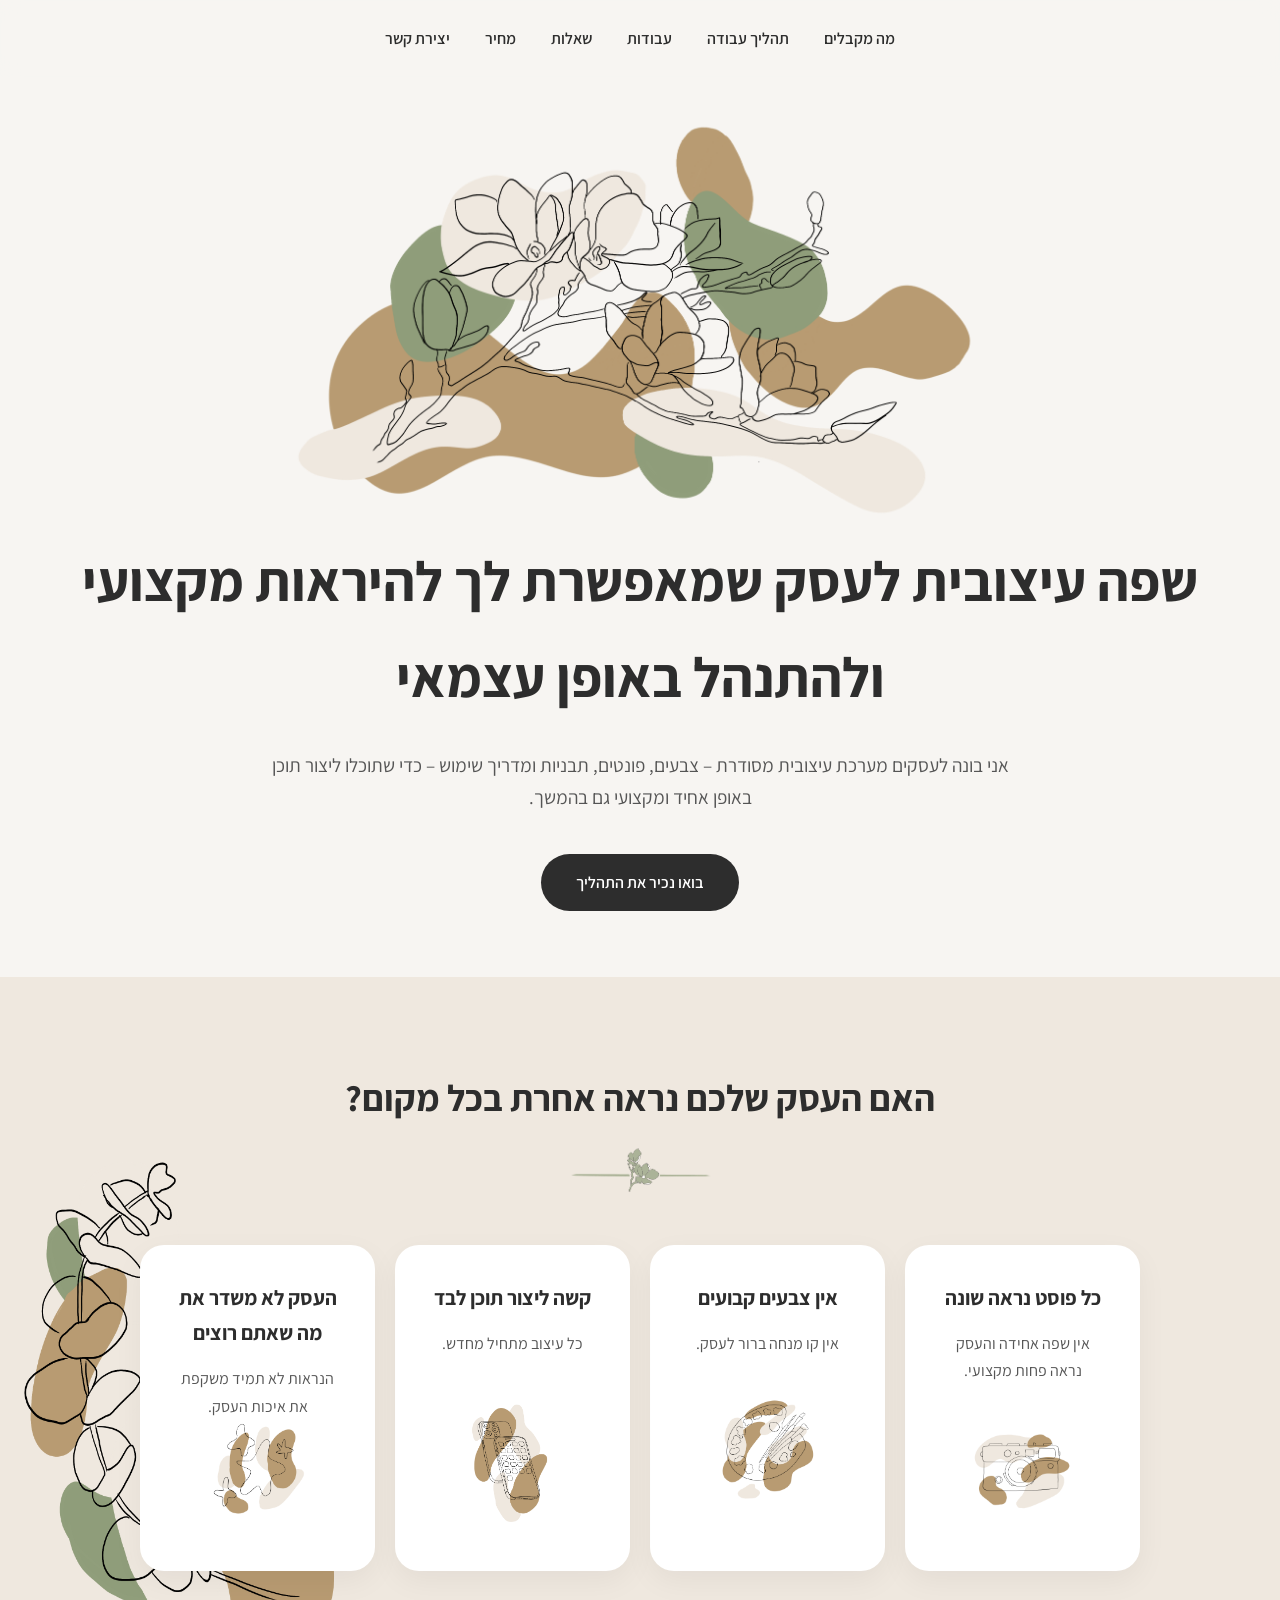
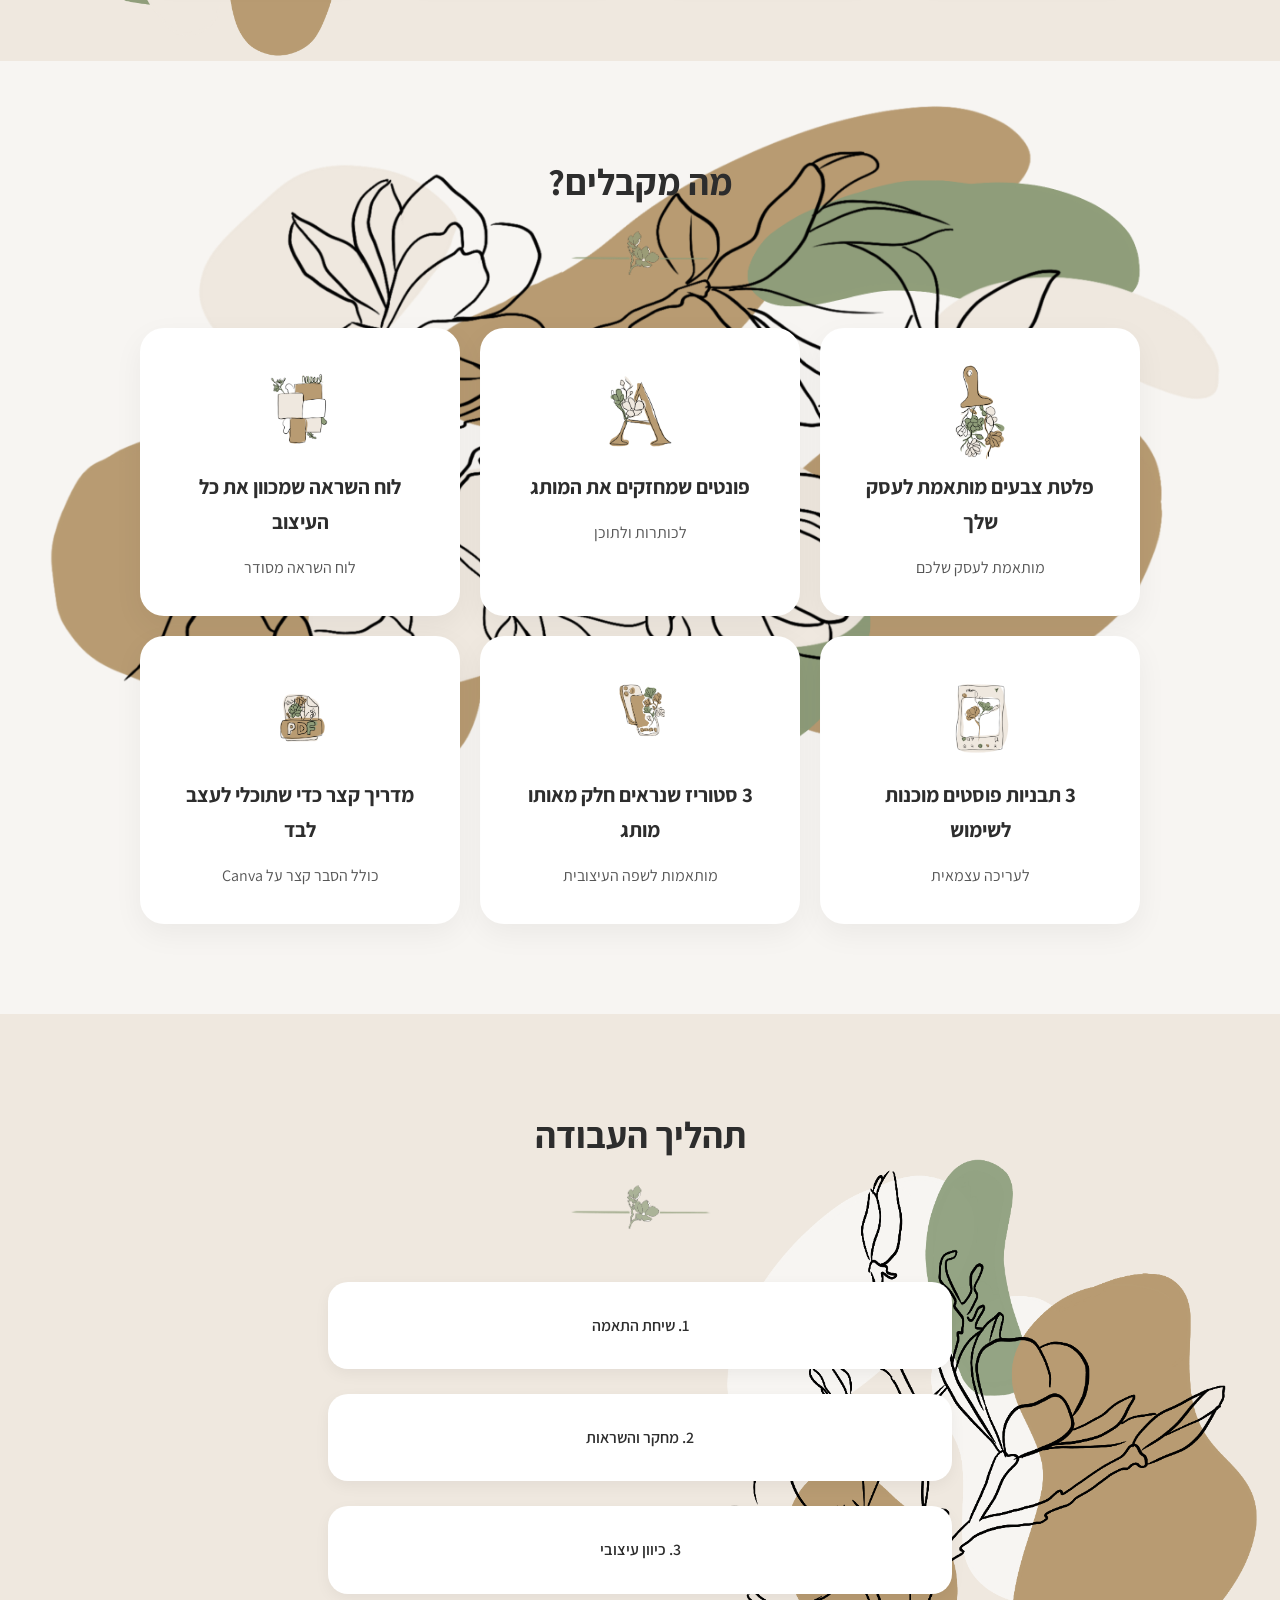
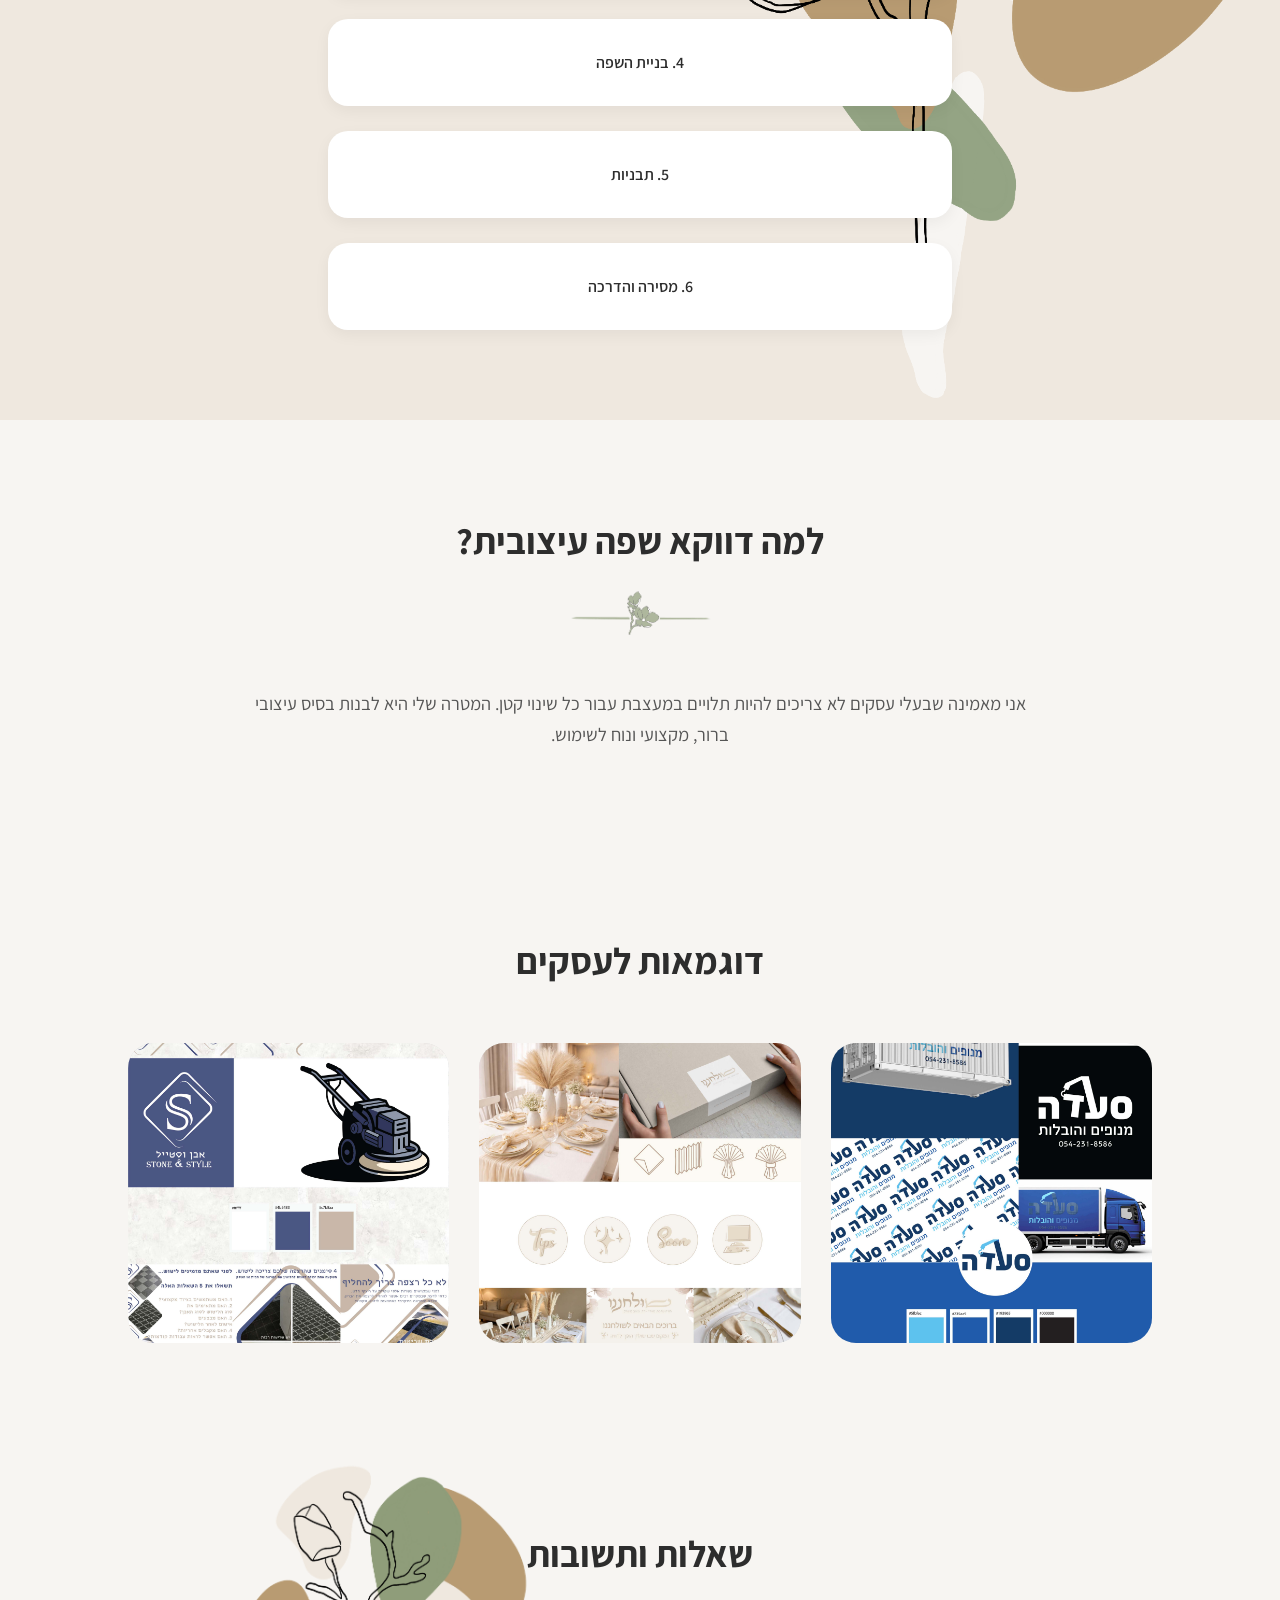
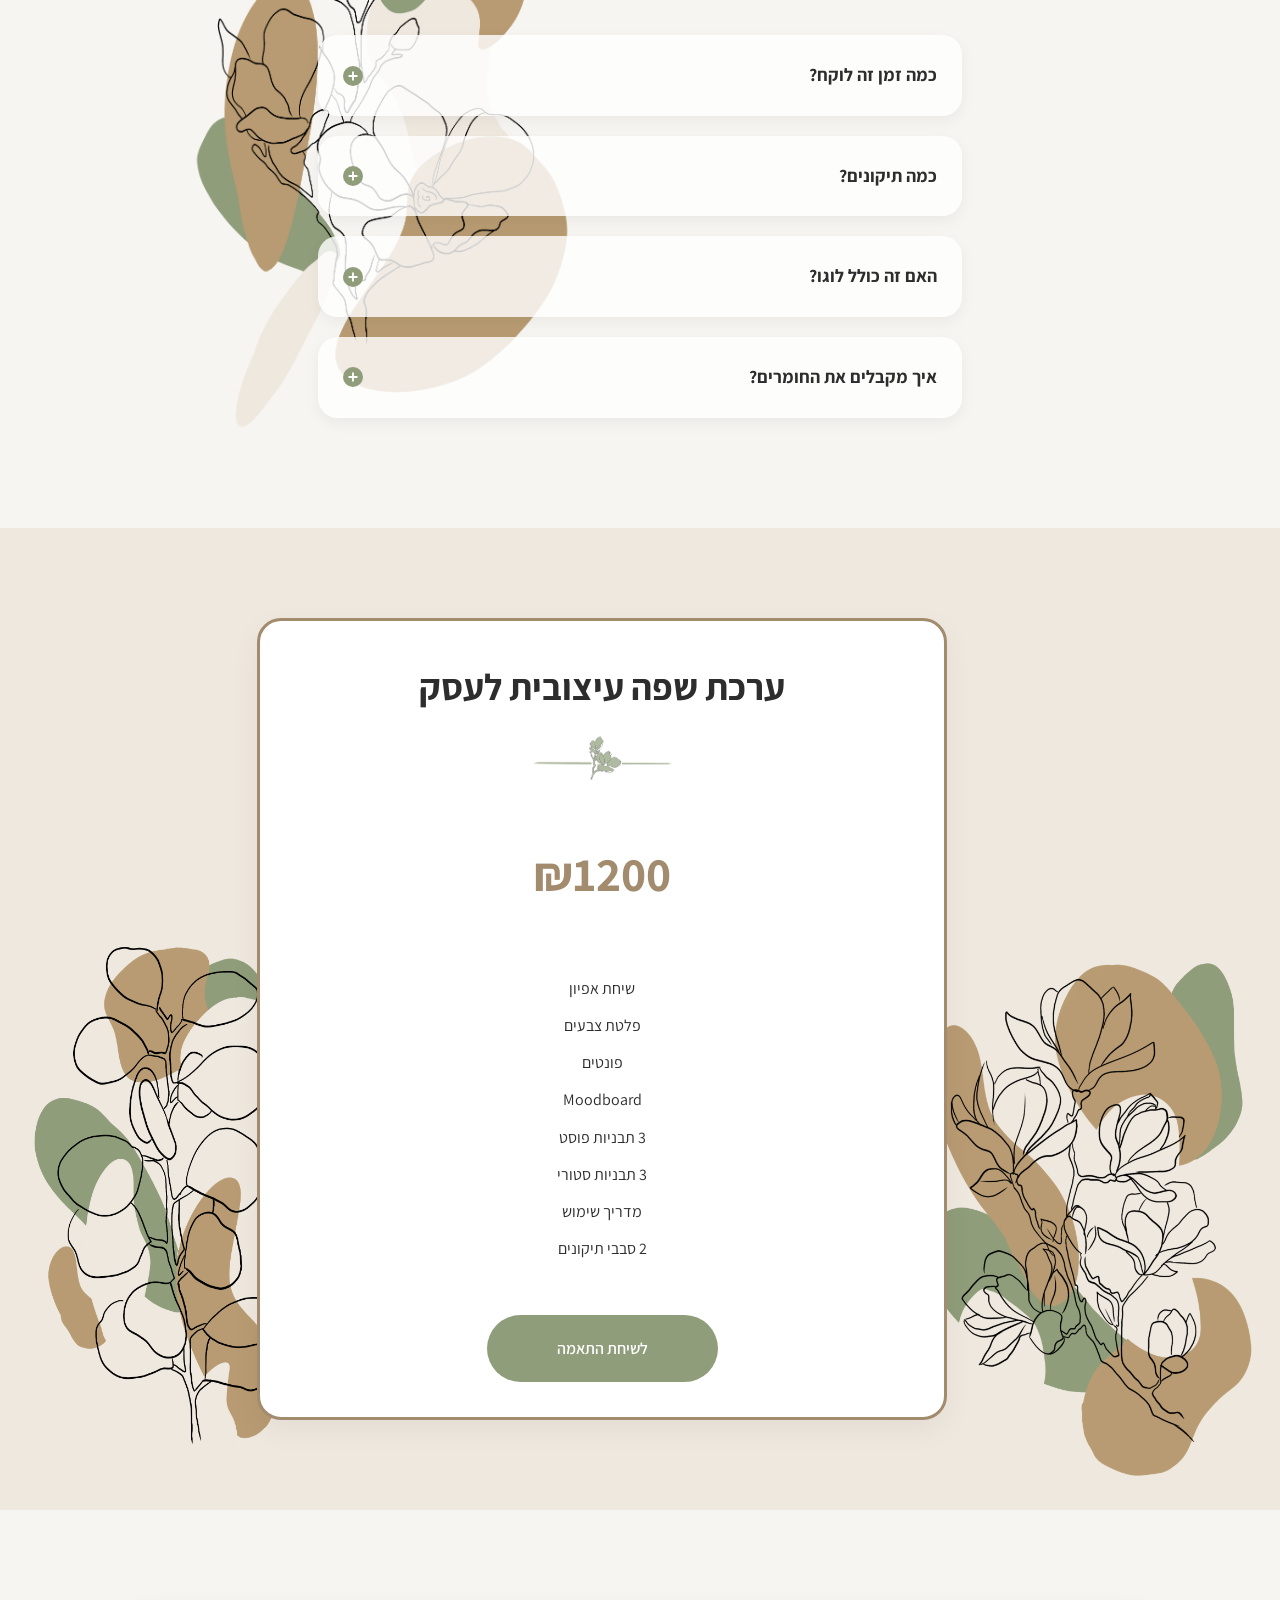
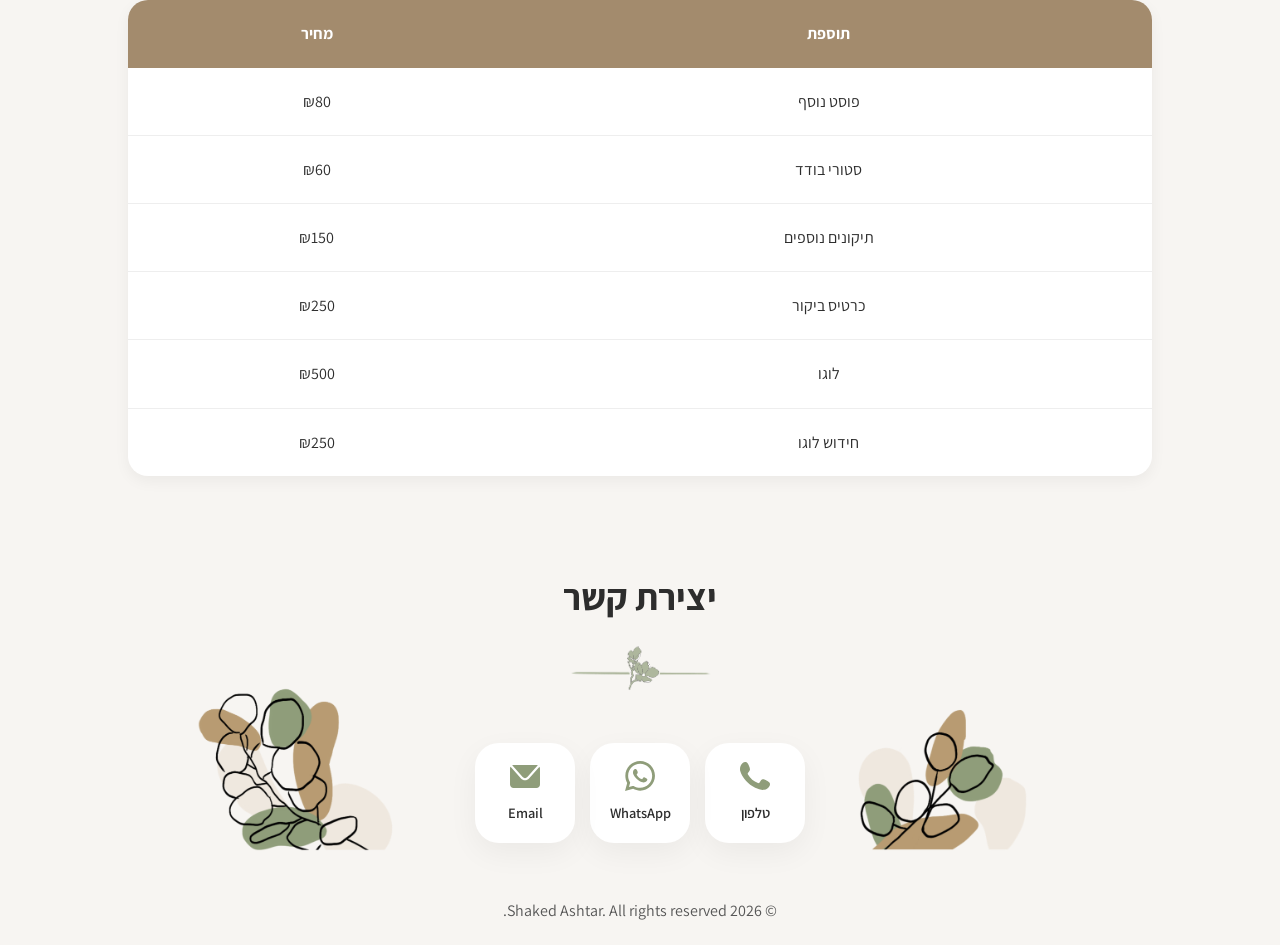
<file: index.html>
<!DOCTYPE html>
<html lang="he" dir="rtl">

<head>

    <meta charset="UTF-8">
    <meta name="viewport" content="width=device-width, initial-scale=1.0">

    <title>Visual Identity Kit</title>

    <link rel="stylesheet" href="style.css">

    <link rel="preconnect" href="https://fonts.googleapis.com">
    <link rel="preconnect" href="https://fonts.gstatic.com" crossorigin>
    <link href="https://fonts.googleapis.com/css2?family=Assistant:wght@200..800&display=swap" rel="stylesheet">


</head>
<body>
        <nav>

<div class="hamburger">
    <span></span>
    <span></span>
    <span></span>
</div>


<div class="nav-links">

<a href="#benefits">מה מקבלים</a>
<a href="#process">תהליך עבודה</a>
<a href="#portfolio">עבודות</a>
<a href="#faq">שאלות</a>
<a href="#pricing">מחיר</a>
<a href="#contact">יצירת קשר</a>

</div>

</nav>

    <header>
        <img class="Flower_header" src="Flower_header.png" alt="פרחים מצויירים בקו">
        <h1>
            שפה עיצובית לעסק
            שמאפשרת לך להיראות מקצועי ולהתנהל באופן עצמאי
        </h1>
        <p>
            אני בונה לעסקים מערכת עיצובית מסודרת –
            צבעים, פונטים, תבניות ומדריך שימוש –
            כדי שתוכלו ליצור תוכן באופן אחיד ומקצועי גם בהמשך.
        </p>
        <a href="#process" class="btn">
            בואו נכיר את התהליך
        </a>
    </header>
    <section id="problems">
        <h2 class="section-title">
            האם העסק שלכם נראה אחרת בכל מקום?
        </h2>
        <div class="cards">
            <div class="card">
                <h3>
                    כל פוסט נראה שונה
                </h3>
                <p>
                    אין שפה אחידה והעסק נראה פחות מקצועי.
                </p>
                 <img class="Camera" src="Camera.png" alt="מצלמה">
            </div>

            <div class="card">
                <h3>
                    אין צבעים קבועים
                </h3>
                <p>
                    אין קו מנחה ברור לעסק.
                </p>
                <img class="Patient" src="Patient .png" alt="פלטת צבעים">
            </div>

            <div class="card">
                <h3>
                    קשה ליצור תוכן לבד
                </h3>
                <p>
                    כל עיצוב מתחיל מחדש.
                </p>
                <img class="IPhone" src="IPhone .png" alt="טלפון">
            </div>

            <div class="card">
                <h3>
                    העסק לא משדר את מה שאתם רוצים
                </h3>
                <p>
                    הנראות לא תמיד משקפת את איכות העסק.
                </p>
                <img class="Stars" src="Stars.png" alt="כוכבים">
            </div>
            
        </div>
    </section>

    <section id="benefits">
        <h2 class="section-title">
            מה מקבלים?
        </h2>

        <div class="cards2">
            <div class="card">
                <img src="ic5.png" class="icons">
                <h3>פלטת צבעים מותאמת לעסק שלך</h3>
                <p>
                    מותאמת לעסק שלכם
                </p>
            </div>

            <div class="card">
                <img src="ic6.png" class="icons">
                <h3>פונטים שמחזקים את המותג</h3>
                <p>
                    לכותרות ולתוכן
                </p>
            </div>

            <div class="card">
                <img src="ic4.png" class="icons">
                <h3>לוח השראה שמכוון את כל העיצוב</h3>
                <p>
                    לוח השראה מסודר
                </p>
            </div>

            <div class="card">
                <img src="ic2.png" class="icons">
                <h3> 3 תבניות פוסטים מוכנות לשימוש</h3>
                <p>
                    לעריכה עצמאית
                </p>
            </div>

            <div class="card">
                <img src="ic3.png" class="icons">
                <h3> 3 סטוריז שנראים חלק מאותו מותג </h3>
                <p>
                    מותאמות לשפה העיצובית
                </p>
            </div>

            <div class="card">
                <img src="ic1.png" class="icons">
                <h3> מדריך קצר כדי שתוכלי לעצב לבד</h3>
                <p>
                    כולל הסבר קצר על Canva
                </p>
            </div>
        </div>
    </section>

    <section id="process">
        <h2 class="section-title">
            תהליך העבודה
        </h2>

        <div class="steps">
            <div>1. שיחת התאמה</div>
            <div>2. מחקר והשראות</div>
            <div>3. כיוון עיצובי</div>
            <div>4. בניית השפה</div>
            <div>5. תבניות</div>
            <div>6. מסירה והדרכה</div>
        </div>
    </section>

    <section id="about">
        <h2 class="section-title">
            למה דווקא שפה עיצובית?
        </h2>
        <p>
            אני מאמינה שבעלי עסקים לא צריכים להיות תלויים במעצבת
            עבור כל שינוי קטן.

            המטרה שלי היא לבנות בסיס עיצובי ברור,
            מקצועי ונוח לשימוש.
        </p>
    </section>
    <section id="portfolio">
        <h2>
            דוגמאות לעסקים
        </h2>
        <div class="portfolio">
            <img src="עבודה 1.jpg" class="gallery-img" alt="שפה עיצובית לעסק">
            <img src="שפת מיתוג.jpg" class="gallery-img" alt="שפה עיצובית לעסק">
            <img src="עבודה 2.jpg" class="gallery-img" alt="שפה עיצובית לעסק">
        </div>
    </section>
    <section id="faq">
        <h2>
          שאלות ותשובות
        </h2>
        <details>
            <summary>
                כמה זמן זה לוקח?
            </summary>
            <p>
                עד 7 ימי עסקים
            </p>
        </details>

        <details>
            <summary>
                כמה תיקונים?
            </summary>
            <p>
             עד שני סבבי תיקונים
            </p>
        </details>

        <details>
            <summary>
                האם זה כולל לוגו?
            </summary>
            <p>
                לא.
                ניתן להוסיף בתוספת תשלום.
            </p>
        </details>

        <details>
            <summary>
                איך מקבלים את החומרים?
            </summary>
            <p>
                PDF
                +
                Canva
            </p>
        </details>
    </section>

    <section id="pricing">
        <div class="boxPricing">
        <h2 class="section-title">
            ערכת שפה עיצובית לעסק
        </h2>
        <h3>
            ₪1200
        </h3>

        <ul>
            <li>שיחת אפיון</li>
            <li>פלטת צבעים</li>
            <li>פונטים</li>
            <li>Moodboard</li>
            <li>3 תבניות פוסט</li>
            <li>3 תבניות סטורי</li>
            <li>מדריך שימוש</li>
            <li>2 סבבי תיקונים</li>
        </ul>
        <a href="#contact" class="btcall">
            לשיחת התאמה
        </a>
        </div>
    </section>

    <section>
        <table>
            <thead>
                <tr>
                    <th>תוספת</th>
                    <th>מחיר</th>
                </tr>
            </thead>
            <tbody>
                <tr>
                    <td>פוסט נוסף</td>
                    <td>₪80</td>
                </tr>
                <tr>
                    <td>סטורי בודד</td>
                    <td>₪60</td>
                </tr>
                <tr>
                    <td>תיקונים נוספים</td>
                    <td>₪150</td>
                </tr>
                <tr>
                    <td>כרטיס ביקור</td>
                    <td>₪250</td>
                </tr>
                <tr>
                    <td>לוגו</td>
                    <td>₪500</td>
                </tr>
                 <tr>
                    <td>חידוש לוגו</td>
                    <td>₪250</td>
                </tr>
            </tbody>
        </table>
    </section>
    <section id="contact">
    <h2 class="section-title">
        יצירת קשר
    </h2>

    <div class="cards">

        <a href="tel:+972532420720" class="contact-card">
            <div class="card">
                <img class="icon-contact" src="tel.svg" alt="טלפון">
                טלפון
            </div>
        </a>

        <a href="https://wa.me/972532420720?text=היי,%20ראיתי%20את%20האתר%20שלך%20ואשמח%20לשמוע%20פרטים." class="contact-card" target="_blank">
            <div class="card">
                <img class="icon-contact" src="wat.svg" alt="WhatsApp">
                WhatsApp
            </div>
        </a>

        <a href="mailto:sshakedmiryam@gmail.com?subject=פנייה%20מהאתר" class="contact-card">
            <div class="card">
                <img class="icon-contact" src="mel.svg" alt="Email">
                Email
            </div>
        </a>

    </div>
</section>
    <footer>
    <p>© 2026 Shaked Ashtar. All rights reserved.</p>
</footer>
<div id="lightbox">
    <img id="lightbox-img" alt="">
</div>

<script src="main.js"></script>
</body>
</html>
</file>
<file: style.css>
/* ------------------- */
/* RESET */
/* ------------------- */

* {
    margin: 0;
    padding: 0;
    box-sizing: border-box;
}

html {
    scroll-behavior: smooth;
}

body {
    font-family: "Assistant", sans-serif;
    direction: rtl;
    background: #F7F5F2;
    color: #2D2D2D;
    line-height: 1.7;
}





/* ------------------- */
/* NAVBAR */
/* ------------------- */

nav {
    position: sticky;
    top: 0;
    z-index: 1000;
    padding: 25px;
    display: flex;
    justify-content: center;
    background: rgba(247, 245, 242, 0.9);
    backdrop-filter: blur(10px);
}

.nav-links {
    display:flex;
    gap:35px;
}
nav a {
    text-decoration: none;
    color: #2D2D2D;
    font-weight: 600;
    transition: 0.3s;
}

nav a:hover {
    color: #A38B6D;
}

.hamburger {
    display: none;
}

/* ------------------- */
/* GENERAL */
/* ------------------- */
section {
    padding: 90px 10%;
}

h1 {
    font-size: 3.5rem;
    font-weight: 700;
    margin-bottom: 25px;
}

h2 {
    font-size: 2.3rem;
    margin-bottom: 50px;
}

h3 {
    margin-bottom: 15px;
    font-size: 1.3rem;
}

.section-title::after {
    content: "";

    display: block;

    width: 200px;

    height: 50px;

    margin: 15px auto 0;

    background: url(h2.png) center / contain no-repeat;
}

.section-title::after{
    opacity:0.7;
    transition:0.3s;
}

.section-title:hover::after{
    opacity:1;
    transform:scale(1.05);
}

p {
    color: #555;
}

/* ------------------- */
/* HERO */
/* ------------------- */
.Flower_header {
    width: 700px;
}

header {
    min-height: 100vh;
    display: flex;
    flex-direction: column;
    justify-content: center;
    align-items: center;
    text-align: center;
    padding: 0px 40px 40px 40px;
}

header p {
    max-width: 750px;
    font-size: 1.2rem;
    margin-bottom: 40px;
}

.btn {
    padding: 15px 35px;
    border-radius: 50px;
    text-decoration: none;
    background: #2D2D2D;
    color: white;
    font-weight: 600;
    transition: 0.3s;
}

.btn:hover {
    transform: translateY(-3px);
    background: #A38B6D;
}

/* ------------------- */
/* CARDS */
/* ------------------- */
.cards {
      display: grid;
  grid-template-columns: repeat(4, 1fr);
  gap: 20px;
  max-width: 1000px; 
  margin: 0 auto;
}
.cards2 {
      display: grid;
  grid-template-columns: repeat(3, 1fr);
  gap: 20px;
  max-width: 1000px; 
  margin: 0 auto;
}

.card {
    background: white;
    padding: 35px;
    border-radius: 24px;
    box-shadow: 0 10px 30px rgba(0, 0, 0, 0.05);
    transition: 0.4s;
}

.Camera,
.Patient,
.IPhone {
    width: 100px;
    margin-top: 40px;
}

.Stars {
    width: 100px;
}

.card:hover {
    transform: translateY(-8px);
    box-shadow: 0 20px 40px rgba(0, 0, 0, 0.08);
}

#problems {
    background-color: #EFE8DF;
    position: relative;
    background-image: url(difrent.png);
    background-repeat: no-repeat;
    background-size: 100%;
    background-position: 20px 100%;
    text-align: center;

}

/* ------------------- */
/* PROCESS */
/* ------------------- */
#benefits {
    background-image: url(gets1.png);
    background-repeat: no-repeat;
    background-size: 100%;
    position: relative;
    text-align: center;
}

#process {
    background-image: url(work.png);
    background-size: 600px;
    background-repeat: no-repeat;
    background-position: right bottom;
    background-color: #EFE8DF;
    text-align: center;
}

.icons{
    width: 70px;
}

.steps {

    display: grid;
    gap: 25px;
    padding: 0px 200px 0px 200px;
}

.steps div {
    background: white;
    padding: 30px;
    border-radius: 20px;
    text-align: center;
    font-weight: 600;
    box-shadow: 0 5px 15px rgba(0, 0, 0, 0.05);
    transition: 0.3s;
}

.steps div:hover {
    background: #A38B6D;
    color: white;
}

/* ------------------- */
/* ABOUT */
/* ------------------- */
#about {
    text-align: center;
}

#about p {
    max-width: 800px;
    margin: auto;
    font-size: 1.15rem;
}

/* ------------------- */
/* PORTFOLIO */
/* ------------------- */
.portfolio {
    display: grid;
    grid-template-columns:
        repeat(auto-fit, minmax(300px, 1fr));
    gap: 30px;
    text-align: center;
}

#portfolio{
    text-align: center;
}
.portfolio img {
    width: 100%;
    border-radius: 25px;
    object-fit: cover;
    height: 300px;
    background: #ddd;
    transition: 0.3s;
}

.portfolio img:hover {
    transform: scale(1.02);
}
.gallery-img{
    cursor:pointer;
}

#lightbox{
    position:fixed;
    inset:0;
    background:rgba(0,0,0,.85);

    display:none;
    justify-content:center;
    align-items:center;

    z-index:9999;
}

#lightbox.active{
    display:flex;
}

#lightbox img{
    max-width:90%;
    max-height:90%;
    border-radius:20px;
}

/* ------------------- */
/* FAQ */
/* ------------------- */
#faq {
    max-width: 900px;
    margin: auto;
    background-image: url(faq.png);
    background-size: 400px;
    background-repeat: no-repeat;
    text-align: center;

}

details {
    background: rgba(255, 255, 255, 0.805);
    padding: 25px;
    border-radius: 20px;
    margin-bottom: 20px;
    box-shadow: 0 5px 15px rgba(0, 0, 0, 0.05);
    
}
summary {
    cursor: pointer;
    font-size: 18px;
    font-weight: 700;
    list-style: none;

    display: flex;
    justify-content: space-between;
    align-items: center;
    
}

summary::after {
    content: "";
    width: 20px;
    height: 20px;
    background: url("PLUS.svg") center/contain no-repeat;
    transition: 0.3s;
}

details[open] summary::after {
    background-image: url(PLUS1.svg);
}

summary::-webkit-details-marker {
    display: none;
}

details p {
    margin-top: 15px;
    color: #666;
}



/* ------------------- */
/* PRICE */
/* ------------------- */
#pricing {
    text-align: center;
    background-image: url(pricing.png);
    background-repeat: no-repeat;
    background-size: 100%;
    background-Position: right bottom;
    background-color: #EFE8DF;
    position: relative;
}

.boxPricing {
    background: white;
    padding: 35px;
    border-Radius: 24px;
    box-Shadow: 0 10px 30px rgba(0, 0, 0, 0.05);
    transition: 0.4s;
    border: 3px solid #A38B6D;
    box-sizing: content-box;
    width: 60%;
    display: grid;
    justify-content: center;
    justify-Items: center;
    position: relative;
    right: 20%;

}

#pricing ul {
    list-style: none;
    margin-top: 40px;
}

#pricing li {
    padding: 5px;
}

#pricing h3 {
    font-size: 3rem;
    color: #A38B6D;
}

.btcall {
    padding: 20px 70px;
    border-radius: 50px;
    text-decoration: none;
    background: #8F9D7A;
    color: white;
    font-weight: 600;
    transition: 0.3s;
    margin-top: 48px;
}
.btcall:hover {
    transform: translateY(-3px);
    background: #A38B6D;
}


/* ------------------- */
/* TABLE */
/* ------------------- */
table {
    width: 100%;
    border-collapse: collapse;
    background: white;
    border-radius: 20px;
    overflow: hidden;
    box-shadow: 0 5px 15px rgba(0, 0, 0, 0.05);
}

th {
    background: #A38B6D;
    color: white;
    padding: 20px;
}

td {
    padding: 20px;
    text-align: center;
    border-bottom: 1px solid #eee;
}

tr:last-child td {
    border: none;
}

/* ------------------- */
/* CONTACT */
/* ------------------- */
#contact {
    text-align: center;
    background-image: url(footer.png);
    background-size: 70% ;
    background-repeat: no-repeat;
    background-position:center center;
    padding: 0px 10% 54px 10%;
}
/* ------------------- */
/* CONTACT */
/* ------------------- */

#contact{
    text-align:center;
}

#contact .cards{
    display:flex;
    justify-content:center;
    gap:25px;
    flex-wrap:wrap;
}

#contact .card{

    width:150px;
    min-height:150px;

    display:flex;
    flex-direction:column;

    justify-content:center;
    align-items:center;

    gap:18px;

    background:white;
    border-radius:24px;

    box-shadow:0 10px 30px rgba(0,0,0,.05);

    transition:.3s;

    cursor:pointer;

    font-size:1.1rem;
    font-weight:600;
}
.contact-card {
    text-decoration: none;
    color: inherit;
}

#contact .card:hover{

    transform:translateY(-6px);

    box-shadow:0 18px 35px rgba(0,0,0,.08);

}

.icon-contact{

    width:34px;
    height:34px;

    object-fit:contain;

}
footer{
    text-align: center;
    margin-bottom: 20px;
}

/* ------------------- */
/* ANIMATION */
/* ------------------- */
header,
section {
    animation:
        fadeUp 1s ease;
}


@keyframes fadeUp {
    from {
        opacity: 0;
        transform: translateY(30px);
    }

    to {
        opacity: 1;
        transform: translateY(0);
    }
}

/* ------------------- */
/* MOBILE */
/* ------------------- */

@media(max-width:768px) {

    /* ------------------- */
    /* GENERAL */
    /* ------------------- */

    section {
        padding: 60px 20px;
    }

    h1 {
        font-size: 2.2rem;
    }

    h2 {
        font-size: 1.8rem;
    }

    h3 {
        font-size: 1.15rem;
    }

    body {
        overflow-x: hidden;
    }

    /* ------------------- */
    /* NAVBAR */
    /* ------------------- */


    /* אחרי הוספת ההמבורגר */
    nav {
        padding: 20px;
        justify-content: flex-start;
    }

    .hamburger {
        display: flex;
        flex-direction: column;
        gap: 6px;
        cursor: pointer;
    }

    .hamburger span {
        width: 30px;
        height: 3px;
        background: #2D2D2D;
        border-radius: 10px;
    }

    .nav-links {
        display: none;
        position: absolute;
        top: 75px;
        right: 20px;
        background: #F7F5F2;
        padding: 25px;
        border-radius: 20px;
        flex-direction: column;
        gap: 20px;
        box-shadow: 0 10px 30px rgba(0, 0, 0, .15);
    }

    .nav-links.open {
        display: flex;
    }

    .nav-links a {
        font-size: 1rem;
    }

    /* ------------------- */
    /* HERO */
    /* ------------------- */

    header {
        min-height: auto;
        padding: 100px 20px 70px;
    }

    .Flower_header {
        width: 280px;
    }

    header p {
        font-size: 1rem;
    }

    /* ------------------- */
    /* BACKGROUND IMAGES */
    /* ------------------- */

    #problems,
    #benefits,
    #process,
    #pricing {
        background-size: cover;
        background-position: center bottom;
    }

    /* ------------------- */
    /* CARDS */
    /* ------------------- */

    /* מחזיר את המבנה המקורי - רק במובייל */
    .cards {
        grid-template-columns: 1fr;
        gap: 20px;
    }

    .cards2 {
        grid-template-columns: 1fr;
        gap: 20px;
    }

    .card {
        padding: 25px;
    }

    /* ------------------- */
    /* ICONS */
    /* ------------------- */

    .Camera,
    .Patient,
    .IPhone,
    .Stars {
        width: 75px;
        margin-top: 25px;
    }

    .icons {
        width: 70px;
    }

    /* ------------------- */
    /* PROCESS */
    /* ------------------- */

    .steps {
        grid-template-columns: 1fr;
        padding: 0;
        gap: 15px;
    }

    .steps div {
        padding: 20px;
    }

    /* ------------------- */
    /* PORTFOLIO */
    /* ------------------- */

    .portfolio {
        grid-template-columns: 1fr;
    }

    .portfolio img {
        height: 220px;
    }

    /* ------------------- */
    /* FAQ */
    /* ------------------- */

    details {
        padding: 18px;
    }

    summary {
        font-size: 16px;
    }

    /* ------------------- */
    /* PRICE */
    /* ------------------- */

    #pricing {
        padding: 50px 15px;
    }

    .boxPricing {
        width: 90%;
        right: auto;
        margin: 0 auto;
        padding: 30px 25px;
    }

    #pricing h3 {
        font-size: 2.3rem;
    }

    .btcall {
        padding: 18px 45px;
    }

    /* ------------------- */
    /* TABLE */
    /* ------------------- */

    table {
        font-size: 13px;
    }

    th,
    td {
        padding: 10px 8px;
    }

    /* ------------------- */
    /* CONTACT */
    /* ------------------- */

    #contact .cards {
        max-width: 100%;
    }

    #contact .card {
        width: 100%;
        flex-direction: row;
        justify-content: flex-start;
        gap: 20px;
    }

    .icon-contact {
        width: 40px;
    }

}

/* ------------------- */
/* CONTACT MOBILE */
/* ------------------- */

#contact .cards {
    display:flex;
    justify-content:center;
    gap:15px;
    flex-wrap:nowrap;
}

#contact .card {
    width:100px;
    min-height:100px;
    padding:15px;
    flex-direction:column;
    justify-content:center;
    align-items:center;
    gap:10px;
    font-size:0.9rem;

}

.icon-contact {
    width:30px;
    height:30px;
}
</file>
